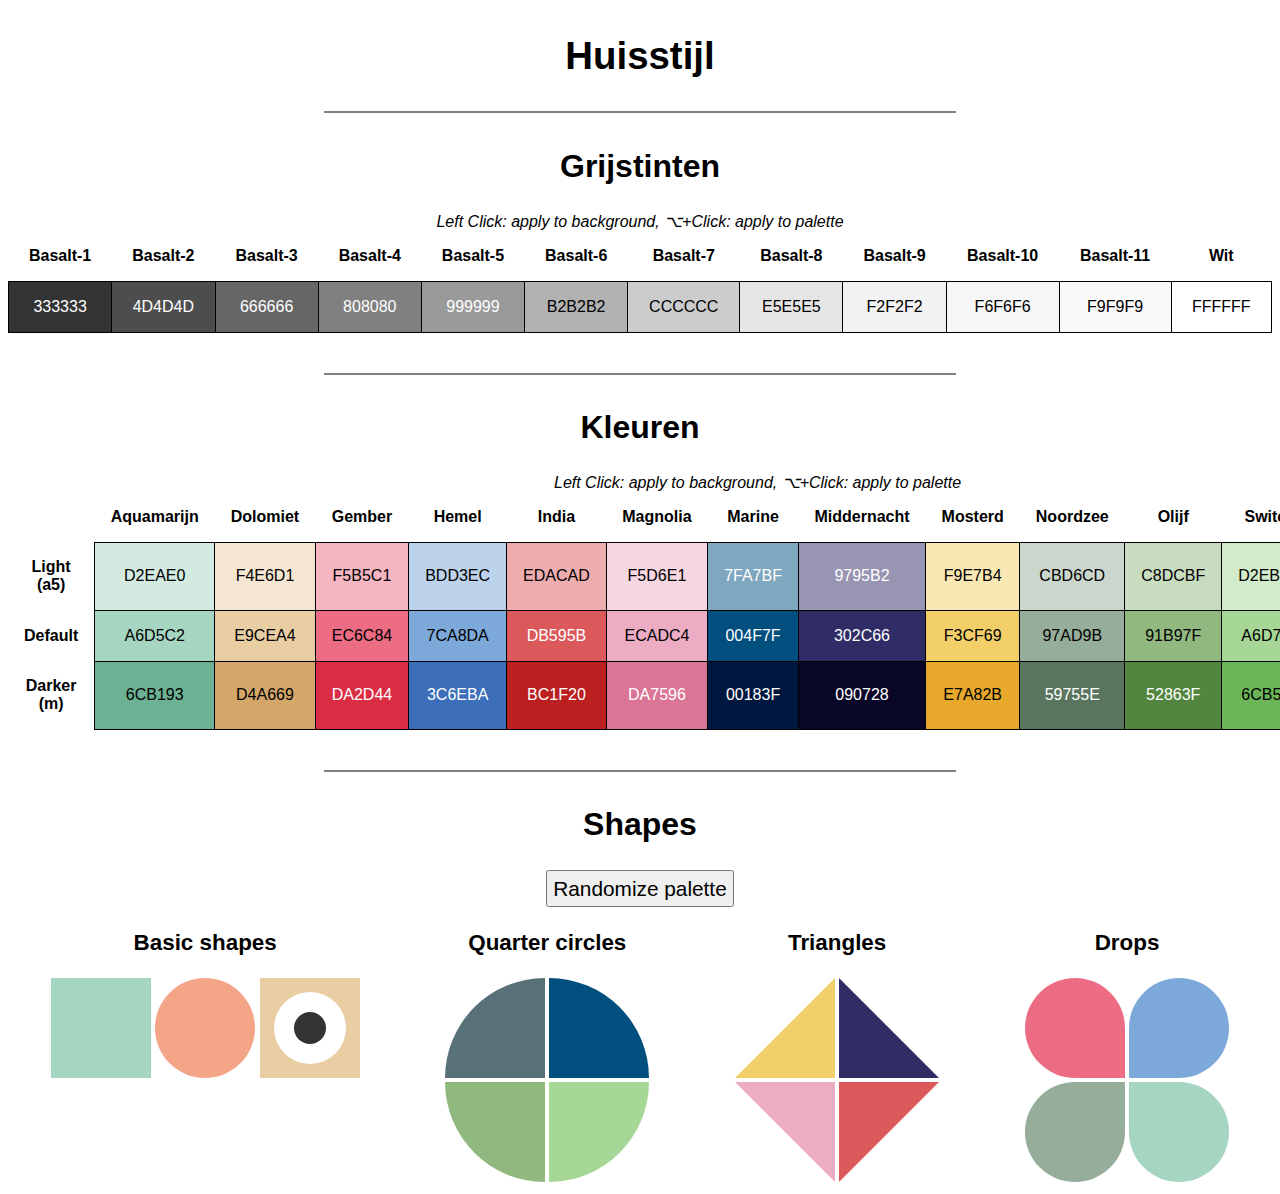
<file: huisstijl/index.html>
<!DOCTYPE html>
<html lang="en">

<head>
    <meta charset="utf-8">
    <title>Huisstijl</title>
    <link rel="stylesheet" type="text/css" href="colors.css">
    <link rel="stylesheet" type="text/css" href="app.css">
</head>

<body>
    <div class="flex-col">
    <h1>Huisstijl</h1>

    <hr />

    <h2>Grijstinten</h2>

    <table>
        <caption>Left Click: apply to background, &#8997;+Click: apply to palette</caption>
        <tr>
            <th>Basalt-1</th>
            <th>Basalt-2</th>
            <th>Basalt-3</th>
            <th>Basalt-4</th>
            <th>Basalt-5</th>
            <th>Basalt-6</th>
            <th>Basalt-7</th>
            <th>Basalt-8</th>
            <th>Basalt-9</th>
            <th>Basalt-10</th>
            <th>Basalt-11</th>
            <th>Wit</th>
        </tr>
        <tr>
            <td style="background-color: var(--basalt-1); color: #FFF;">333333</td>
            <td style="background-color: var(--basalt-2); color: #FFF;">4D4D4D</td>
            <td style="background-color: var(--basalt-3); color: #FFF;">666666</td>
            <td style="background-color: var(--basalt-4); color: #FFF;">808080</td>
            <td style="background-color: var(--basalt-5); color: #FFF;">999999</td>
            <td style="background-color: var(--basalt-6); color: #000;">B2B2B2</td>
            <td style="background-color: var(--basalt-7); color: #000;">CCCCCC</td>
            <td style="background-color: var(--basalt-8); color: #000;">E5E5E5</td>
            <td style="background-color: var(--basalt-9); color: #000;">F2F2F2</td>
            <td style="background-color: var(--basalt-10); color: #000;">F6F6F6</td>
            <td style="background-color: var(--basalt-11); color: #000;">F9F9F9</td>
            <td style="background-color: var(--wit); color: #000;">FFFFFF</td>
        </tr>
    </table>

    <hr />

    <h2>Kleuren</h2>

    <table>
        <caption>Left Click: apply to background, &#8997;+Click: apply to palette</caption>
        <tr>
            <th>&nbsp;</th>
            <th>Aquamarijn</th>
            <th>Dolomiet</th>
            <th>Gember</th>
            <th>Hemel</th>
            <th>India</th>
            <th>Magnolia</th>
            <th>Marine</th>
            <th>Middernacht</th>
            <th>Mosterd</th>
            <th>Noordzee</th>
            <th>Olijf</th>
            <th>Switch</th>
            <th>Taling</th>
            <th>Zalm</th>
        </tr>
        <tr>
            <th>Light (a5)</th>
            <td style="background-color: var(--aquamarijn-a5); color: #000;">D2EAE0</td>
            <td style="background-color: var(--dolomiet-a5); color: #000;">F4E6D1</td>
            <td style="background-color: var(--gember-a5); color: #000;">F5B5C1</td>
            <td style="background-color: var(--hemel-a5); color: #000;">BDD3EC</td>
            <td style="background-color: var(--india-a5); color: #000;">EDACAD</td>
            <td style="background-color: var(--magnolia-a5); color: #000;">F5D6E1</td>
            <td style="background-color: var(--marine-a5); color: #FFF;">7FA7BF</td>
            <td style="background-color: var(--middernacht-a5); color: #FFF;">9795B2</td>
            <td style="background-color: var(--mosterd-a5); color: #000;">F9E7B4</td>
            <td style="background-color: var(--noordzee-a5); color: #000;">CBD6CD</td>
            <td style="background-color: var(--olijf-a5); color: #000;">C8DCBF</td>
            <td style="background-color: var(--switch-a5); color: #000;">D2EBCB</td>
            <td style="background-color: var(--taling-a5); color: #000;">ABB7BB</td>
            <td style="background-color: var(--zalm-a5); color: #000;">F9D1C3</td>
        </tr>
        <tr>
            <th>Default</th>
            <td style="background-color: var(--aquamarijn); color: #000;">A6D5C2</td>
            <td style="background-color: var(--dolomiet); color: #000;">E9CEA4</td>
            <td style="background-color: var(--gember); color: #000;">EC6C84</td>
            <td style="background-color: var(--hemel); color: #000;">7CA8DA</td>
            <td style="background-color: var(--india); color: #FFF;">DB595B</td>
            <td style="background-color: var(--magnolia); color: #000;">ECADC4</td>
            <td style="background-color: var(--marine); color: #FFF;">004F7F</td>
            <td style="background-color: var(--middernacht); color: #FFF;">302C66</td>
            <td style="background-color: var(--mosterd); color: #000;">F3CF69</td>
            <td style="background-color: var(--noordzee); color: #000;">97AD9B</td>
            <td style="background-color: var(--olijf); color: #000;">91B97F</td>
            <td style="background-color: var(--switch); color: #000;">A6D797</td>
            <td style="background-color: var(--taling); color: #FFF;">587077</td>
            <td style="background-color: var(--zalm); color: #000;">F4A487</td>
        </tr>
        <tr>
            <th>Darker (m)</th>
            <td style="background-color: var(--aquamarijn-m); color: #000;">6CB193</td>
            <td style="background-color: var(--dolomiet-m); color: #000;">D4A669</td>
            <td style="background-color: var(--gember-m); color: #FFF;">DA2D44</td>
            <td style="background-color: var(--hemel-m); color: #FFF;">3C6EBA</td>
            <td style="background-color: var(--india-m); color: #FFF;">BC1F20</td>
            <td style="background-color: var(--magnolia-m); color: #FFF;">DA7596</td>
            <td style="background-color: var(--marine-m); color: #FFF;">00183F</td>
            <td style="background-color: var(--middernacht-m); color: #FFF;">090728</td>
            <td style="background-color: var(--mosterd-m); color: #000;">E7A82B</td>
            <td style="background-color: var(--noordzee-m); color: #FFF;">59755E</td>
            <td style="background-color: var(--olijf-m); color: #FFF;">52863F</td>
            <td style="background-color: var(--switch-m); color: #000;">6CB559</td>
            <td style="background-color: var(--taling-m); color: #FFF;">1E3137</td>
            <td style="background-color: var(--zalm-m); color: #FFF;">E96947</td>
        </tr>
    </table>

    <hr />

    <h2>Shapes </h2>
    <div class="flex-row">
        <button id="btn_randomize_palette">Randomize palette</button>
    </div>

    <div class="flex-row">
        <div>
            <h3>Basic shapes</h3>
            <svg id="square" viewBox="0 0 100 100" role="img">
                <title>square</title>
                <rect width="100" height="100" class="palette" fill="#000"/>
            </svg>
            <svg id="circle" viewBox="0 0 100 100" role="img">
                <title>circle</title>
                <circle cx="50" cy="50" r="50" class="palette" fill="#000"/>
            </svg>
            <svg id="logo" viewBox="0 0 100 100" role="img">
                <title>logo</title>
                <rect width="100" height="100" class="palette" fill="#000"/>
                <circle cx="50" cy="50" r="36" fill="var(--wit)"/>
                <circle cx="50" cy="50" r="16" fill="var(--basalt-1)"/>
            </svg>
        </div>
        <div>
            <h3>Quarter circles</h3>
            <svg id="quarter_nw" viewBox="0 0 100 100" role="img">
                <title>quarter_nw</title>
                <path d="M100,100 L100,0 A 100 100 0 0 0 0 100 Z" class="palette" fill="green"/>
            </svg>
            <svg id="quarter_ne" viewBox="0 0 100 100" role="img">
                <title>quarter_ne</title>
                <path d="M0,100 L100,100 A 100 100 0 0 0 0 0 Z" class="palette" fill="#000"/>
            </svg>
            <br/>
            <svg id="quarter_sw" viewBox="0 0 100 100" role="img">
                <title>quarter_sw</title>
                <path d="M100,0 L0,0 A 100 100 0 0 0 100 100 Z" class="palette" fill="#000"/>
            </svg>
            <svg id="quarter_se" viewBox="0 0 100 100" role="img">
                <title>quarter_se</title>
                <path d="M0,0 L0,100 A 100 100 0 0 0 100 0 Z" class="palette" fill="#000"/>
            </svg>
        </div>
        <div>
            <h3>Triangles</h3>
            <svg id="triangle_nw" viewBox="0 0 100 100" role="img">
                <title>triangle_nw</title>
                <polygon points="0,100,100,0,100,100" class="palette" fill="#000"/>
            </svg>
            <svg id="triangle_ne" viewBox="0 0 100 100" role="img">
                <title>triangle_ne</title>
                <polygon points="0,0,100,100,0,100" class="palette" fill="#000"/>
            </svg>
            <br/>
            <svg id="triangle_sw" viewBox="0 0 100 100" role="img">
                <title>triangle_sw</title>
                <polygon points="0,0,100,0,100,100" class="palette" fill="#000"/>
            </svg>
            <svg id="triangle_se" viewBox="0 0 100 100" role="img">
                <title>triangle_se</title>
                <polygon points="0,0,100,0,0,100" class="palette" fill="#000"/>
            </svg>
        </div>
        <div>
            <h3>Drops</h3>
            <svg id="drop_nw" viewBox="0 0 100 100" role="img">
                <title>drop_nw</title>
                <path d="M100,100 L100,50 A 50 50 0 1 0 50 100 Z" class="palette" fill="#000"/>
            </svg>
            <svg id="drop_ne" viewBox="0 0 100 100" role="img">
                <title>drop_ne</title>
                <path d="M0,100 L0,50 A 50 50 0 1 1 50 100 Z" class="palette" fill="#000"/>
            </svg>
            <br/>
            <svg id="drop_sw" viewBox="0 0 100 100" role="img">
                <title>drop_sw</title>
                <path d="M100,0 L100,50 A 50 50 0 1 1 50 0 Z" class="palette" fill="#000"/>
            </svg>
            <svg id="drop_se" viewBox="0 0 100 100" role="img">
                <title>drop_se</title>
                <path d="M0,0 L50,0 A 50 50 0 1 1 0 50 Z" class="palette" fill="#000"/>
            </svg>
        </div>
    </div>

    <script defer src="index.js"></script>
</body>

</html>
</file>
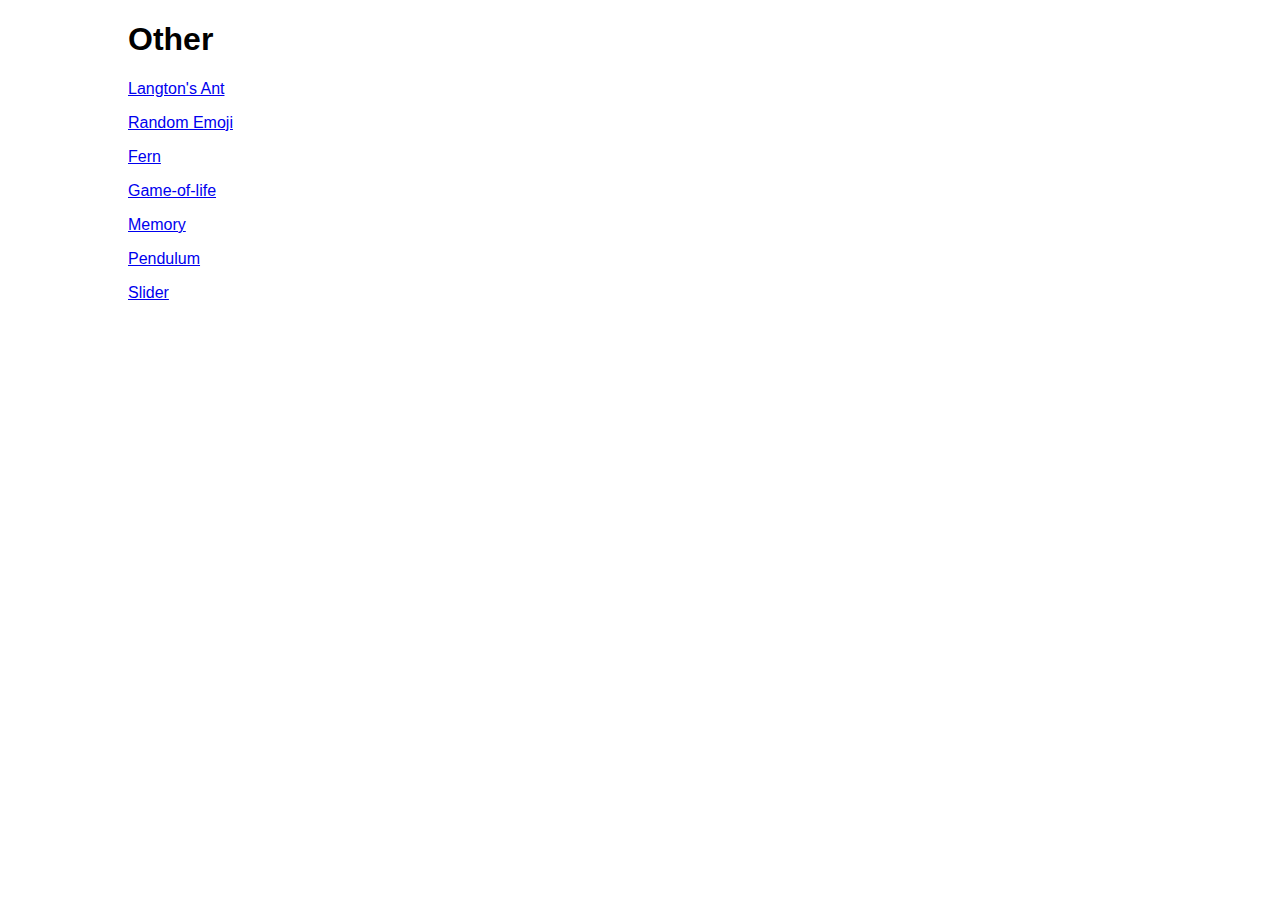
<file: other/index.html>
<!doctype html>
<html lang="en">
    <head>
        <meta charset="UTF-8" />
        <meta name="viewport" content="width=device-width, initial-scale=1.0" />
        <style type="text/css">
            body {
                margin: 0 10vw;
                font-family: sans-serif;
                font-size: 1rem;
            }
        </style>
    </head>

    <body>
        <h1>Other</h1>

        <p><a href="ant/">Langton's Ant</a></p>
        <p><a href="emoji/">Random Emoji</a></p>
        <p><a href="fern/">Fern</a></p>
        <p><a href="gol/">Game-of-life</a></p>
        <p><a href="memory/">Memory</a></p>
        <p><a href="pendulum/">Pendulum</a></p>
        <p><a href="slider/">Slider</a></p>
    </body>
</html>
</file>
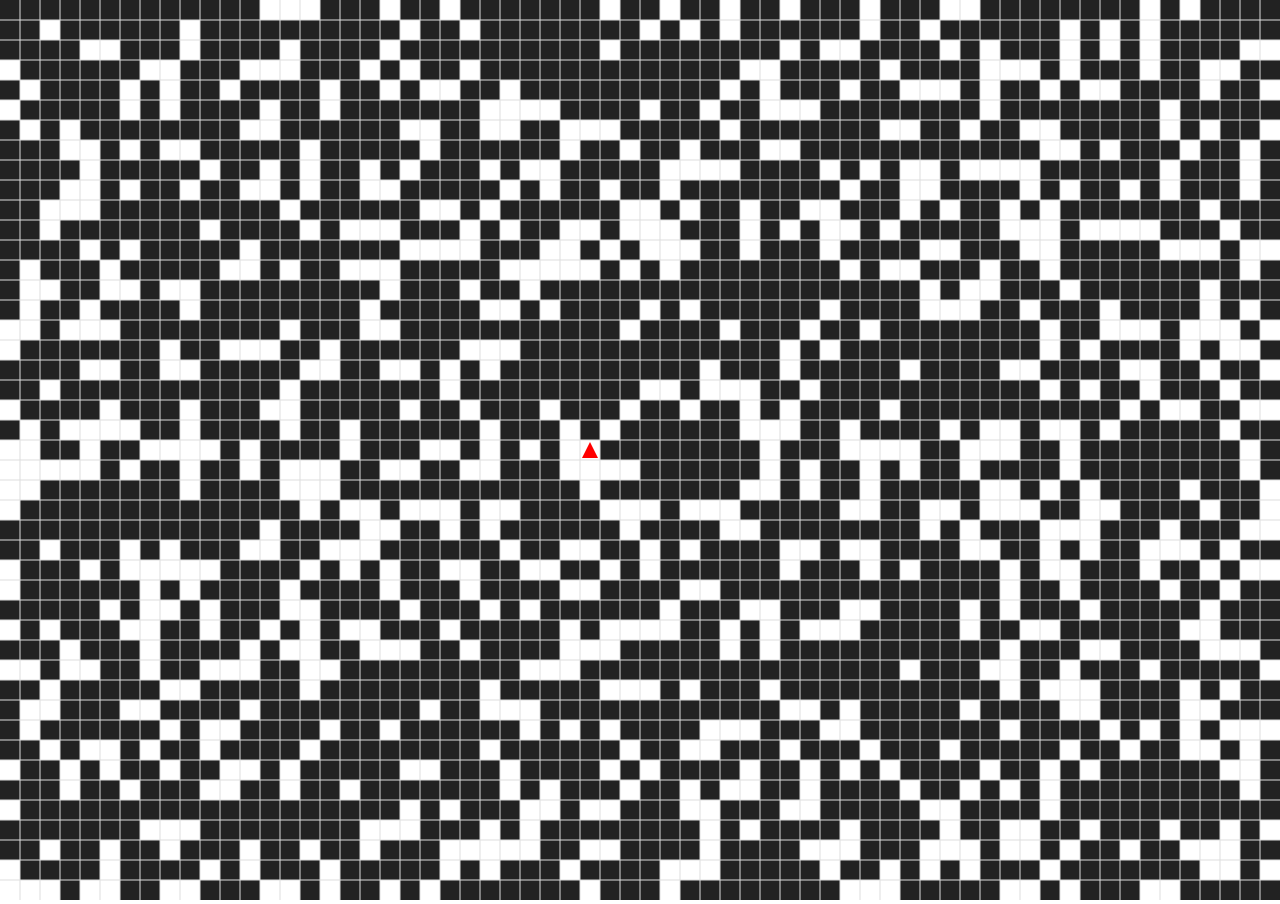
<file: other/ant/index.html>
<!DOCTYPE html>
<html lang="en">

<head>
    <meta charset="UTF-8">
    <meta name="viewport" content="width=device-width, initial-scale=1.0">
    <title>Stijn's Langton's ant</title>
    <link rel="stylesheet" href="index.css">
</head>

<body>
    <canvas id="board"></canvas>
    <script src="index.js"></script>
</body>

</html>
</file>
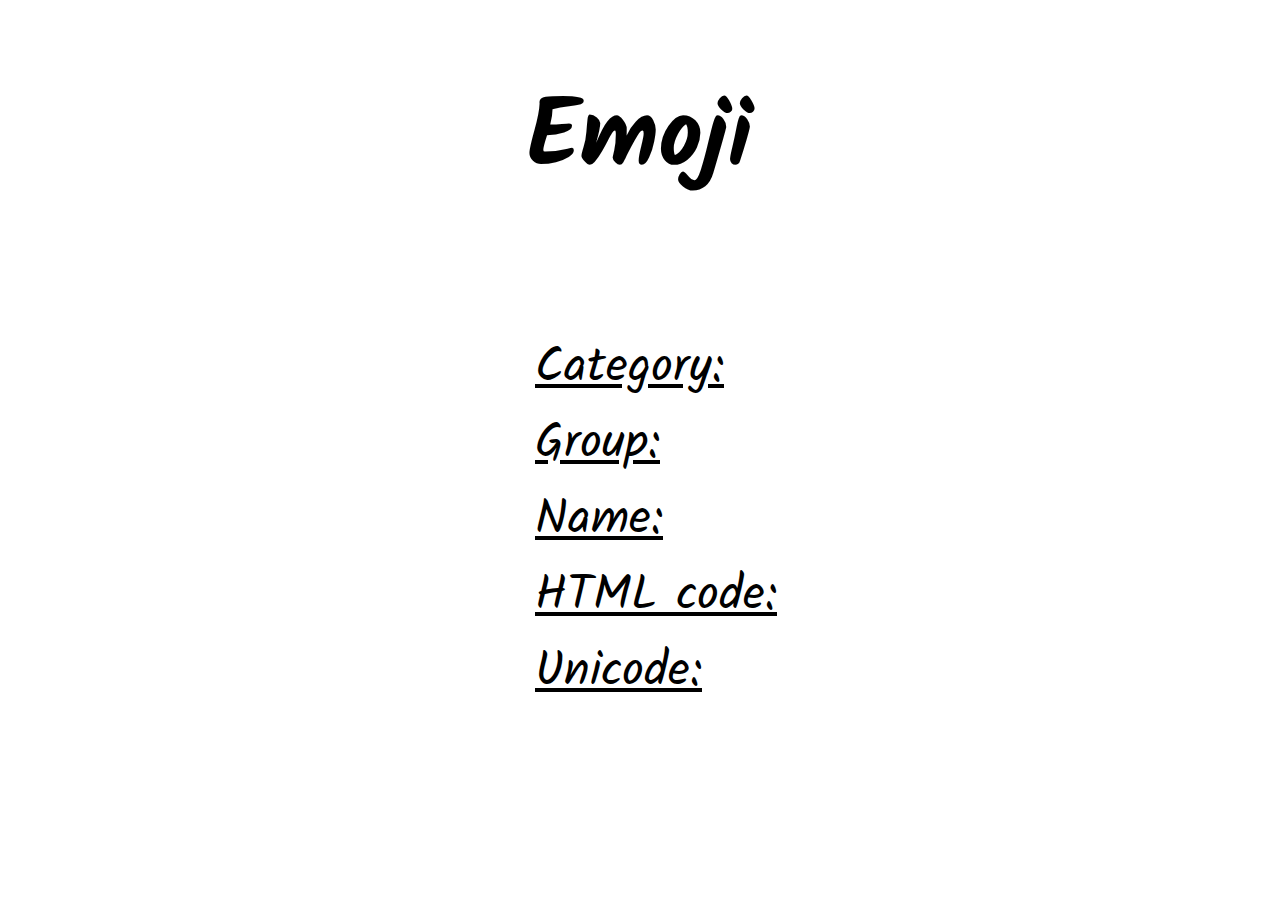
<file: other/emoji/index.html>
<!doctype html>
<html>
    <head>
        <meta charset="UTF-8" />
        <meta name="viewport" content="width=device-width, initial-scale=1.0" />
        <title>Stijn's Emoji</title>
        <link
            href="https://fonts.googleapis.com/css2?family=Kalam"
            rel="stylesheet"
        />
        <style type="text/css">
            body {
                font-family: Kalam, cursive;
                font-size: 3rem;
            }
            #emoji {
                font-size: calc(min(100vh, 35vw));
            }
            dt {
                /* border-top: 1px solid blue; */
                text-decoration: underline;
            }
        </style>
    </head>
    <body>
        <h1 style="text-align: center">Emoji</h1>
        <div style="display: flex; justify-content: center; gap: 2rem">
            <div id="emoji"></div>
            <div>
                <dl>
                    <dt>Category:</dt>
                    <dd id="category"></dd>
                    <dt>Group:</dt>
                    <dd id="group"></dd>
                    <dt>Name:</dt>
                    <dd id="name"></dd>
                    <dt>HTML code:</dt>
                    <dd id="code-html"></dd>
                    <dt>Unicode:</dt>
                    <dd id="code-utf"></dd>
                </dl>
            </div>
        </div>
    </body>
    <script type="text/javascript">
        window.onload = async function () {
            let r = await fetch("https://emojihub.yurace.pro/api/random");
            let emoji = JSON.parse(await r.text());
            console.log(emoji);
            document.getElementById("category").innerText = emoji["category"];
            document.getElementById("group").innerText = emoji["group"];
            document.getElementById("name").innerText = emoji["name"];
            document.getElementById("emoji").innerHTML =
                emoji["htmlCode"].join("");
            document.getElementById("code-html").innerText =
                emoji["htmlCode"].join("");
            document.getElementById("code-utf").innerText =
                emoji["unicode"].join(", ");
        };
    </script>
</html>
</file>
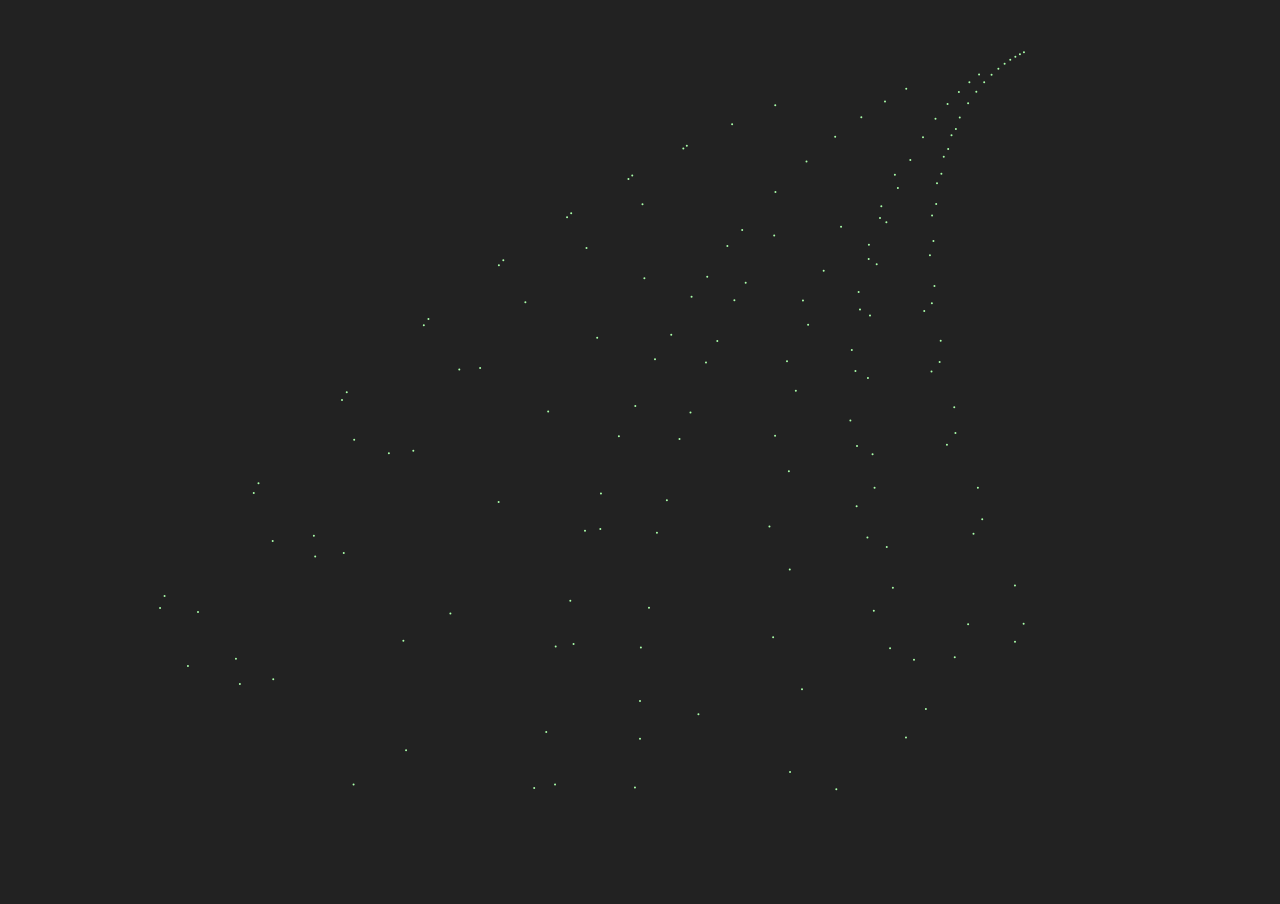
<file: other/fern/index.html>
<!DOCTYPE html>
<html lang="en">

<head>
    <meta charset="UTF-8">
    <meta name="viewport" content="width=device-width, initial-scale=1.0">
    <title>Stijn's Fern</title>
    <style type="text/css">
    * {
        box-sizing: border-box;
        margin: 0;
        padding: 0;
    }

    body {
        background-color: #222;
        height: 100vh;
        overflow: hidden;
    }
    </style>
</head>

<body>
    <canvas id="board"></canvas>
    <script src="index.js"></script>
</body>

</html>
</file>
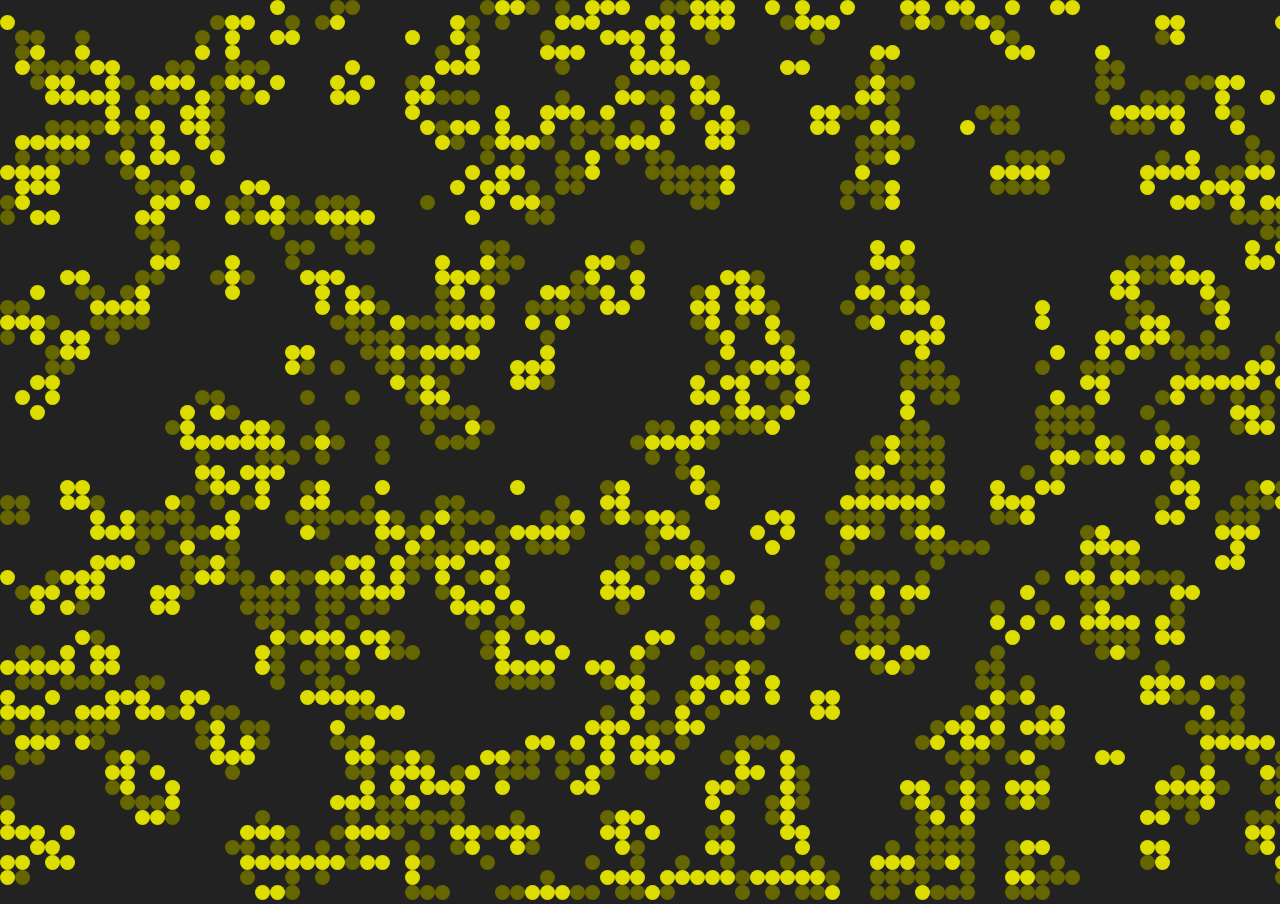
<file: other/gol/index.html>
<!DOCTYPE html>
<html lang="en">

<head>
    <meta charset="UTF-8">
    <meta name="viewport" content="width=device-width, initial-scale=1.0">
    <title>Stijn's game-of-life</title>
    <link rel="stylesheet" href="index.css">
</head>

<body>
    <canvas id="board"></canvas>
    <script src="index.js"></script>
</body>

</html>
</file>
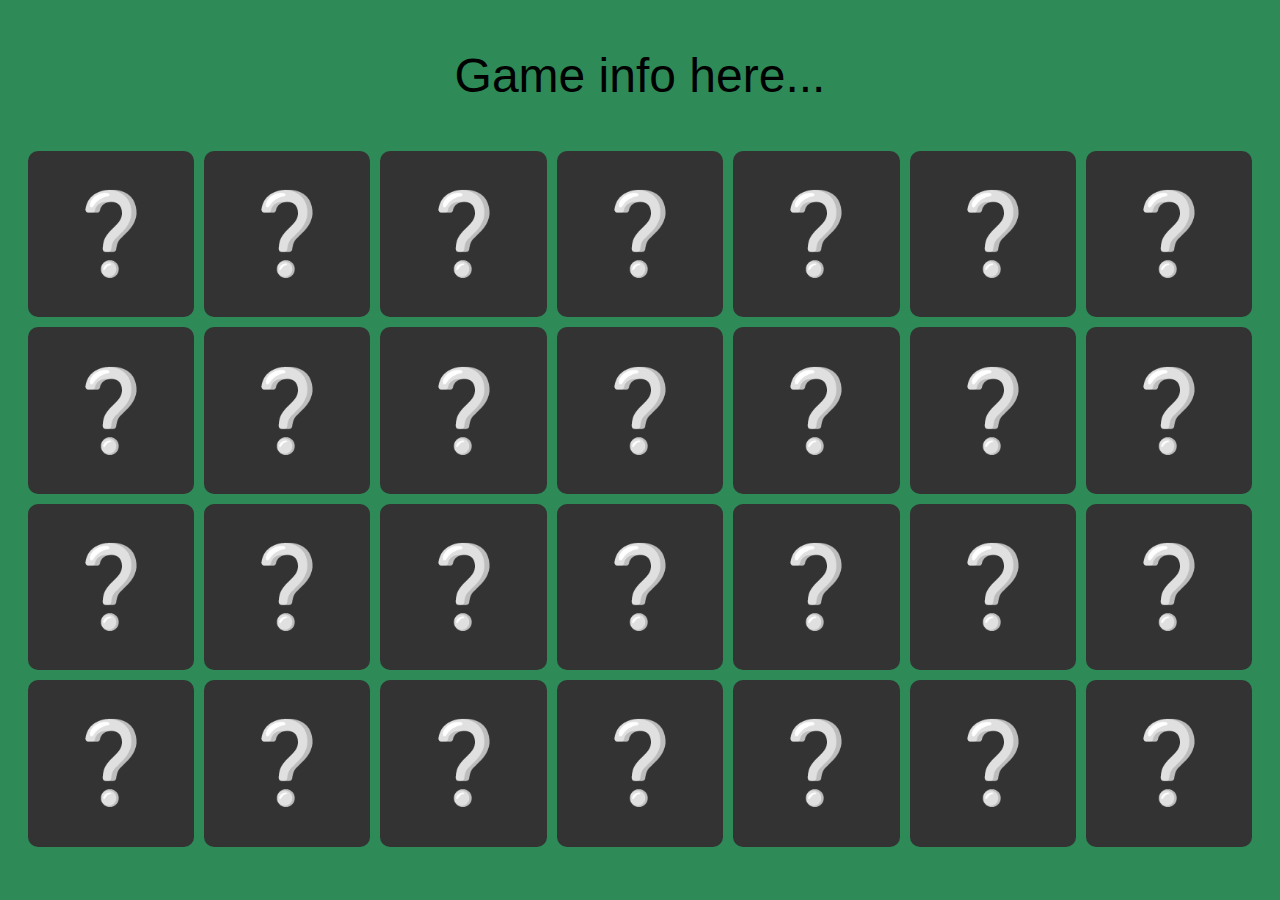
<file: other/memory/index.html>
<!doctype html>
<html lang="en">
    <head>
        <meta charset="UTF-8" />
        <meta name="viewport" content="width=device-width, initial-scale=1.0" />
        <title>Memory game</title>
        <link rel="stylesheet" href="../../huisstijl/colors.css" />
        <link rel="stylesheet" href="cards.css" />
        <link rel="stylesheet" href="style.css" />
    </head>

    <body>
        <div id="header">
            <p id="stats">Game info here...</p>
        </div>
        <div id="game"></div>
        <script src="script.js"></script>
    </body>
</html>
</file>
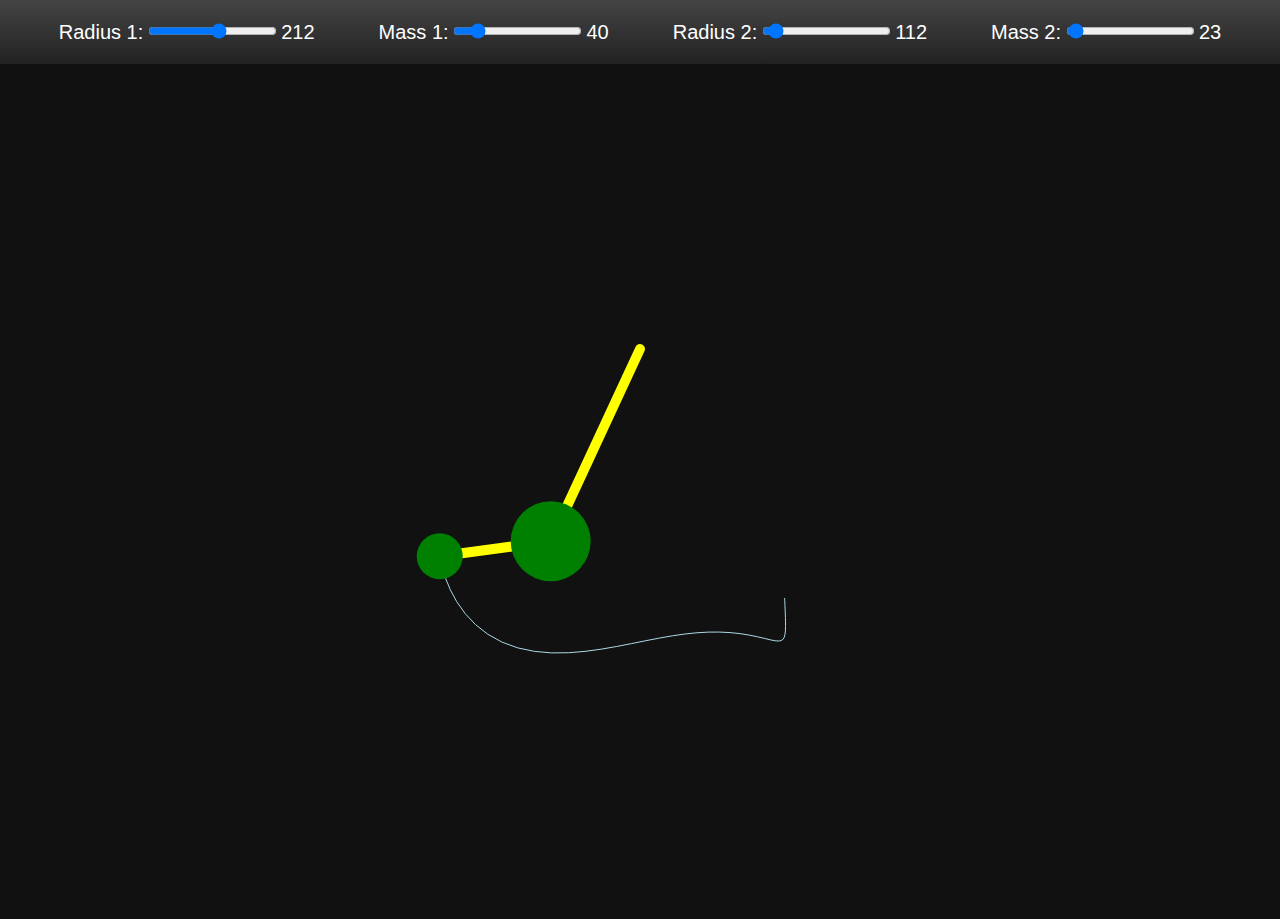
<file: other/pendulum/index.html>
<!doctype html>
<html lang="en">
    <head>
        <meta charset="UTF-8" />
        <meta name="viewport" content="width=device-width, initial-scale=1.0" />
        <title>Stijn's Double Pendulum</title>
        <link rel="stylesheet" href="style.css" />
    </head>

    <body>
        <div id="settings">
            <div class="setting">
                <label for="r1">Radius 1:</label>
                <input type="range" id="r1" min="100" max="300" />
                <span id="r1val"></span>
            </div>
            <div class="setting">
                <label for="m1">Mass 1:</label>
                <input type="range" id="m1" min="20" max="150" />
                <span id="m1val"></span>
            </div>
            <div class="setting">
                <label for="r2">Radius 2:</label>
                <input type="range" id="r2" min="100" max="300" />
                <span id="r2val"></span>
            </div>
            <div class="setting">
                <label for="m2">Mass 2:</label>
                <input type="range" id="m2" min="20" max="150" />
                <span id="m2val"></span>
            </div>
        </div>
        <canvas id="board"></canvas>
        <script src="script.js"></script>
    </body>
</html>
</file>
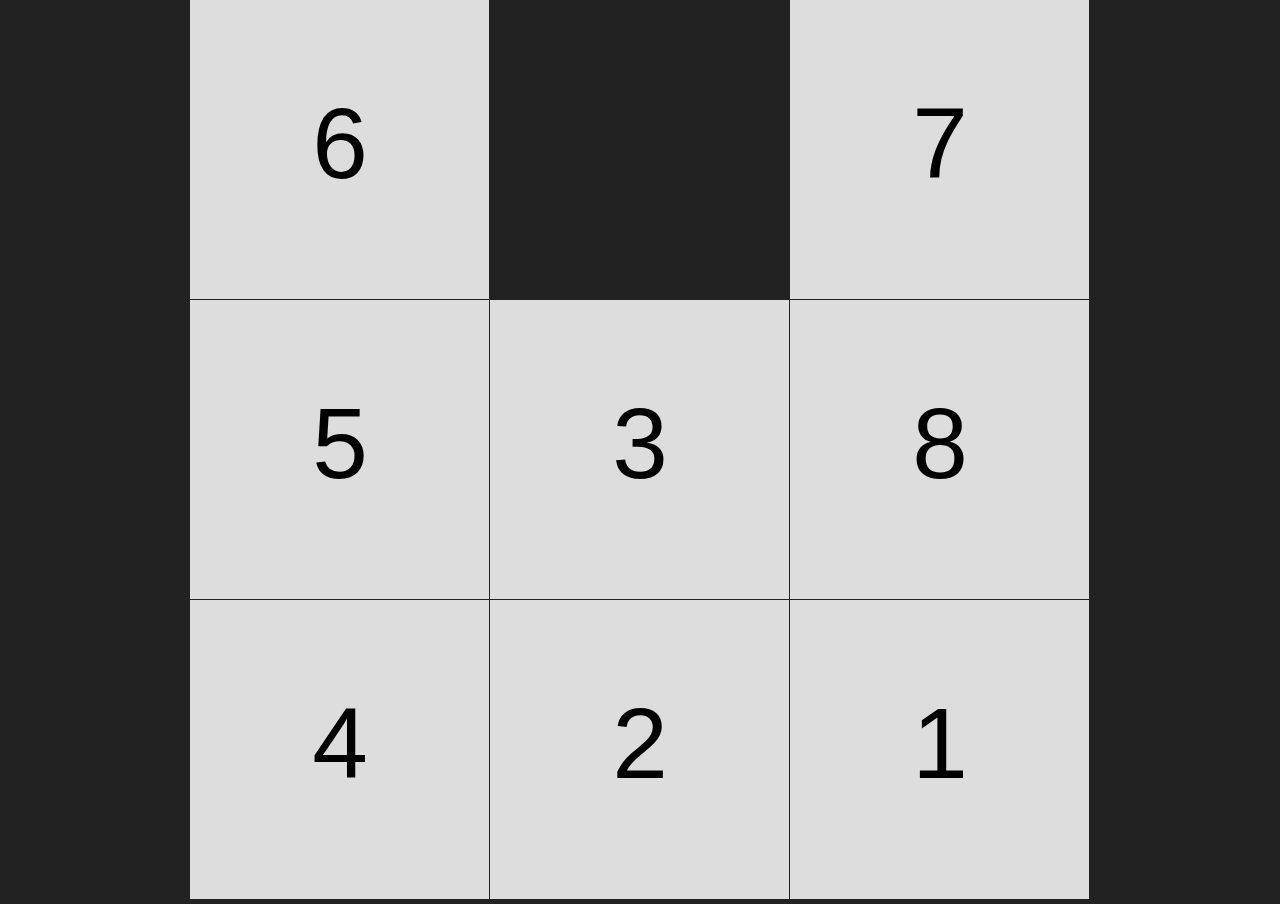
<file: other/slider/index.html>
<!DOCTYPE html>
<html lang="en">

<head>
    <meta charset="UTF-8">
    <meta name="viewport" content="width=device-width, initial-scale=1.0">
    <title>Stijn's slider</title>
    <style type="text/css">
    * {
        box-sizing: border-box;
        margin: 0;
        padding: 0;
    }

    body {
        background-color: #222;
        height: 100vh;
        overflow: hidden;
    }
    </style>
</head>

<body>
    <canvas id="board"></canvas>
    <script src="index.js"></script>
</body>

</html>
</file>
<file: huisstijl/colors.css>
:root {
    --aquamarijn: #A6D5C2;
    --aquamarijn-m: #6CB193;
    --aquamarijn-a5: #D2EAE0;
    --dolomiet: #E9CEA4;
    --dolomiet-m: #D4A669;
    --dolomiet-a5: #F4E6D1;
    --gember: #EC6C84;
    --gember-m: #DA2D44;
    --gember-a5: #F5B5C1;
    --hemel: #7CA8DA;
    --hemel-m: #3C6EBA;
    --hemel-a5: #BDD3EC;
    --india: #DB595B;
    --india-m: #BC1F20;
    --india-a5: #EDACAD;
    --magnolia: #ECADC4;
    --magnolia-m: #DA7596;
    --magnolia-a5: #F5D6E1;
    --marine: #004F7F;
    --marine-m: #00183F;
    --marine-a5: #7FA7BF;
    --middernacht: #302C66;
    --middernacht-m: #090728;
    --middernacht-a5: #9795B2;
    --mosterd: #F3CF69;
    --mosterd-m: #E7A82B;
    --mosterd-a5: #F9E7B4;
    --noordzee: #97AD9B;
    --noordzee-m: #59755E;
    --noordzee-a5: #CBD6CD;
    --olijf: #91B97F;
    --olijf-m: #52863F;
    --olijf-a5: #C8DCBF;
    --switch: #A6D797;
    --switch-m: #6CB559;
    --switch-a5: #D2EBCB;
    --taling: #587077;
    --taling-m: #1E3137;
    --taling-a5: #ABB7BB;
    --zalm: #F4A487;
    --zalm-m: #E96947;
    --zalm-a5: #F9D1C3;

    --basalt-1: #333333;
    --basalt-2: #4D4D4D;
    --basalt-3: #666666;
    --basalt-4: #808080;
    --basalt-5: #999999;
    --basalt-6: #B2B2B2;
    --basalt-7: #CCCCCC;
    --basalt-8: #E5E5E5;
    --basalt-9: #F2F2F2;
    --basalt-10: #F6F6F6;
    --basalt-11: #F9F9F9;
    --wit: #FFFFFF;
}
</file>
<file: huisstijl/app.css>
* {
    font-family: sans-serif;
    box-sizing: border-box;
}

body {
    user-select: none;
}

.flex-row {
    display: flex;
    flex-direction: row;
    justify-content: space-around;
}

.flex-col {
    display: flex;
    flex-direction: column;
}

h1, h2, h3, p {
    text-align: center;
}
h1 { font-size: 2.4rem; }
h2 { font-size: 2.0rem; }
h3 { font-size: 1.4rem; }

button {
    padding: .3rem;
    font-size: 1.3rem;
    cursor: pointer;
}

hr {
    border-width: 1px;
    border-style: solid;
    width: 50%;
}

table {
    border-spacing: 0;
    border-collapse: collapse;
    margin-bottom: 2rem;
}
table > caption {
    font-style: italic;
}

th {
    padding: 1rem;
}

td {
    padding: 1rem;
    margin: 5px;
    text-align: center;
    border: 1px solid #000000;
    cursor: pointer;
}

svg {
    width: 100px;
    height: 100px;
}
</file>
<file: other/ant/index.css>
* {
    box-sizing: border-box;
    margin: 0;
    padding: 0;
}

body {
    height: 100vh;
    overflow: hidden;
}
</file>
<file: other/gol/index.css>
* {
    box-sizing: border-box;
    margin: 0;
    padding: 0;
}

body {
    background-color: #222;
    height: 100vh;
    overflow: hidden;
}
</file>
<file: other/memory/cards.css>
[data-color="aquamarijn"] {
    --color: var(--aquamarijn);
}
[data-color="dolomiet"] {
    --color: var(--dolomiet);
}
[data-color="gember"] {
    --color: var(--gember);
}
[data-color="hemel"] {
    --color: var(--hemel);
}
[data-color="india"] {
    --color: var(--india);
}
[data-color="magnolia"] {
    --color: var(--magnolia);
}
[data-color="marine"] {
    --color: var(--marine);
}
[data-color="middernacht"] {
    --color: var(--middernacht);
}
[data-color="mosterd"] {
    --color: var(--mosterd);
}
[data-color="noordzee"] {
    --color: var(--noordzee);
}
[data-color="olijf"] {
    --color: var(--olijf);
}
[data-color="switch"] {
    --color: var(--switch);
}
[data-color="taling"] {
    --color: var(--taling);
}
[data-color="zalm"] {
    --color: var(--zalm);
}
</file>
<file: other/memory/style.css>
* {
    box-sizing: border-box;
    margin: 0;
    padding: 0;
}

body {
    height: 100vh;
    /* overflow: hidden; */
    background-color: seagreen;
    display: flex;
    flex-direction: column;
    align-items: center;
    font-family: Arial, Helvetica, sans-serif;
}

#header {
    padding: 3em;
}
#header p {
    font-size: 3em;
}

#game {
    display: grid;
    grid-template-columns: repeat(7, 1fr);
    gap: 10px;
}

.card {
    background-color: var(--color);
    width: 13vw;
    /* height: 20vh; */
    aspect-ratio: 1;
    cursor: pointer;
    border-radius: 10px;
    transition: all 1s ease;
    display: flex;
    flex-direction: column;
    justify-content: center;
    gap: 1.5em;

    & p.colorname {
        font-size: 1.5em;
        background-color: #ffffff88;
        margin: 0 10px;
        border-radius: 10px;
        transition: background-color 1s ease;
        text-align: center;
    }

    & p.icon {
        display: none;
        text-align: center;
    }
}

.card[data-state="closed"] {
    background-color: #333;

    &:hover {
        background-color: #4d4d4d;
    }

    & p.colorname {
        display: none;
    }

    & p.icon {
        display: block;

        &::after {
            content: "❔";
            font-size: 5em;
        }
    }
}
.card[data-state="matched"] {
    & p.icon {
        display: block;

        &::after {
            content: "🔒";
            font-size: 4em;
        }
    }
}
</file>
<file: other/pendulum/style.css>
* {
    box-sizing: border-box;
    margin: 0;
    padding: 0;
}

body {
    background-color: #111;
    /* height: 100vh; */
    display: flex;
    flex-direction: column;
    /* overflow: hidden; */
    font-family: sans-serif;
}

canvas {
    height: 95vh;
}

#settings {
    background: linear-gradient(to bottom, #444, #222);
    color: #fff;
    display: flex;
    justify-content: center;
    align-items: center;
    gap: 5%;
    /* padding: 1em 0; */
    height: 4em;

    .setting {
        justify-content: center;
    }

    label {
        font-size: 1.25em;
    }
    span {
        font-size: 1.25em;
    }
}
</file>
